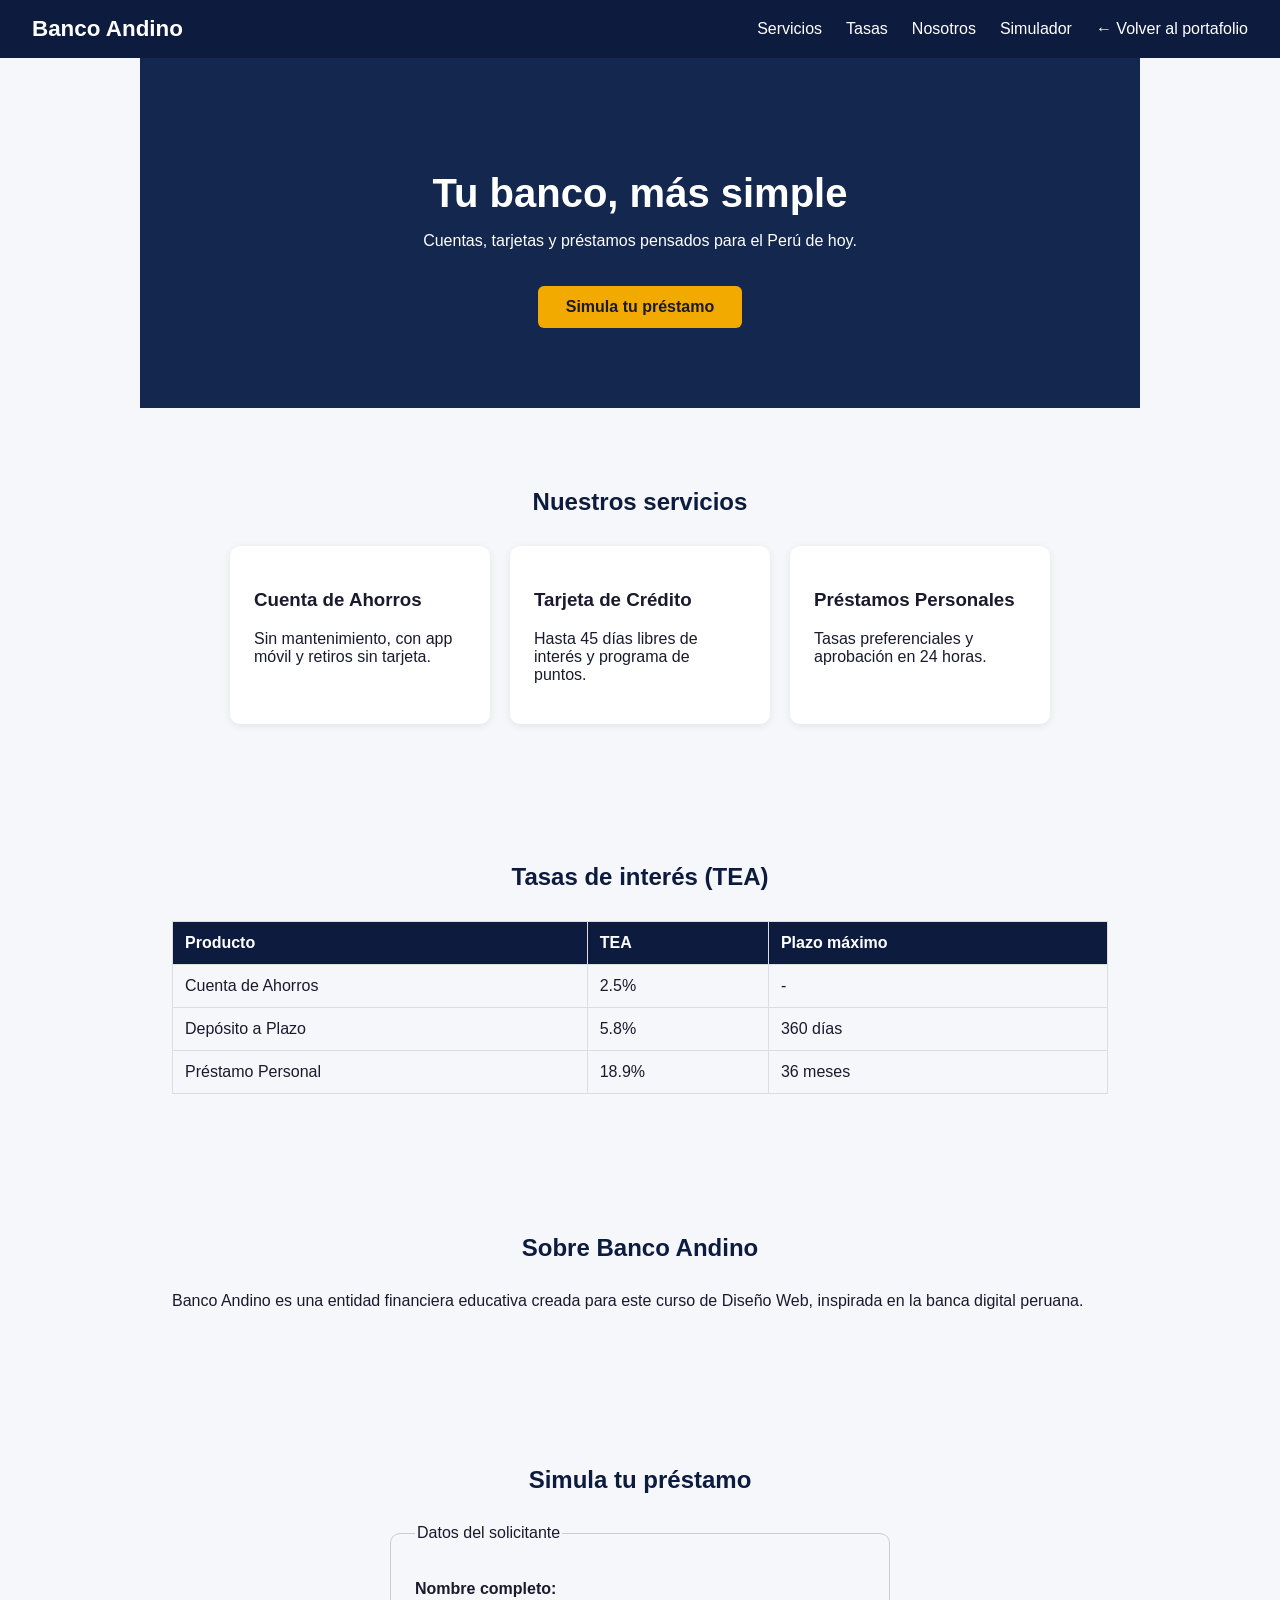
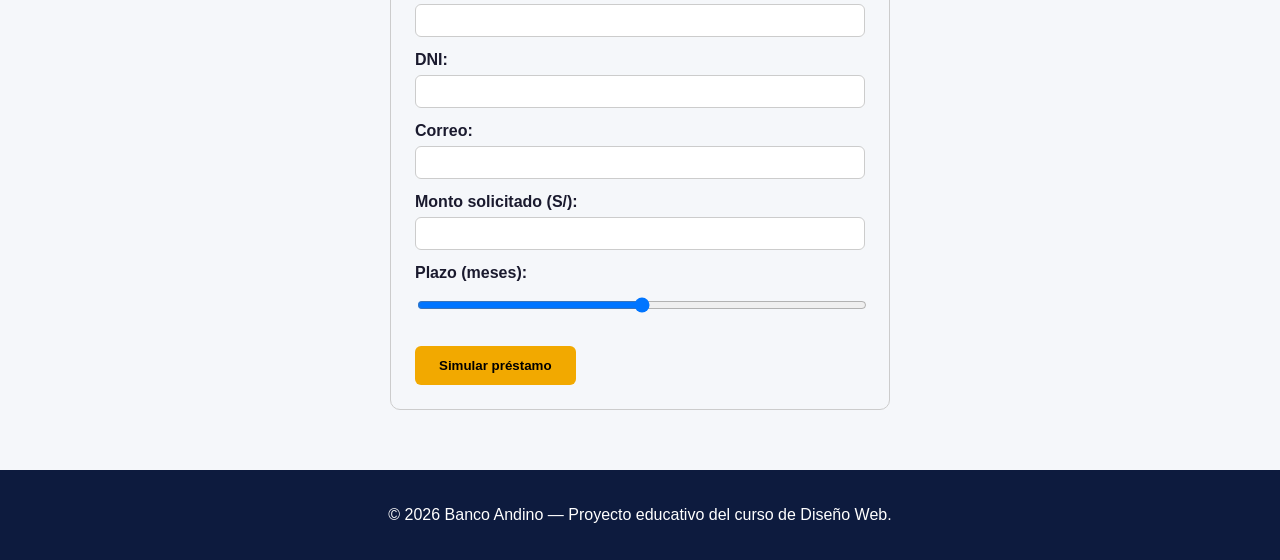
<file: html/banco.html>
<!DOCTYPE html>
<html lang="es">
<head>
    <meta charset="UTF-8">
    <meta name="viewport" content="width=device-width, initial-scale=1.0">
    <meta name="description" content="Banco Andino - Banca simple y confiable">
    <title>Banco Andino</title>
    <link rel="stylesheet" href="../css/banco.css">
</head>
<body>
    <header>
        <div class="logo">Banco Andino</div>
        <nav>
            <ul>
                <li><a href="#servicios">Servicios</a></li>
                <li><a href="#tasas">Tasas</a></li>
                <li><a href="#nosotros">Nosotros</a></li>
                <li><a href="#contacto">Simulador</a></li>
                <li><a href="portafolio.html">&leftarrow; Volver al portafolio</a></li>
            </ul>
        </nav>
    </header>

    <main>
        <section class="hero">
            <h1>Tu banco, más simple</h1>
            <p>Cuentas, tarjetas y préstamos pensados para el Perú de hoy.</p>
            <a href="#contacto" class="btn">Simula tu préstamo</a>
        </section>

        <section id="servicios">
            <h2>Nuestros servicios</h2>
            <div class="servicios-grid">
                <article class="servicio-card">
                    <h3>Cuenta de Ahorros</h3>
                    <p>Sin mantenimiento, con app móvil y retiros sin tarjeta.</p>
                </article>
                <article class="servicio-card">
                    <h3>Tarjeta de Crédito</h3>
                    <p>Hasta 45 días libres de interés y programa de puntos.</p>
                </article>
                <article class="servicio-card">
                    <h3>Préstamos Personales</h3>
                    <p>Tasas preferenciales y aprobación en 24 horas.</p>
                </article>
            </div>
        </section>

        <section id="tasas">
            <h2>Tasas de interés (TEA)</h2>
            <table>
                <thead>
                    <tr>
                        <th scope="col">Producto</th>
                        <th scope="col">TEA</th>
                        <th scope="col">Plazo máximo</th>
                    </tr>
                </thead>
                <tbody>
                    <tr>
                        <td>Cuenta de Ahorros</td>
                        <td>2.5%</td>
                        <td>-</td>
                    </tr>
                    <tr>
                        <td>Depósito a Plazo</td>
                        <td>5.8%</td>
                        <td>360 días</td>
                    </tr>
                    <tr>
                        <td>Préstamo Personal</td>
                        <td>18.9%</td>
                        <td>36 meses</td>
                    </tr>
                </tbody>
            </table>
        </section>

        <section id="nosotros">
            <h2>Sobre Banco Andino</h2>
            <p>Banco Andino es una entidad financiera educativa creada para este curso de Diseño Web, inspirada en la banca digital peruana.</p>
        </section>

        <section id="contacto">
            <h2>Simula tu préstamo</h2>
            <form>
                <fieldset>
                    <legend>Datos del solicitante</legend>

                    <label for="nombre">Nombre completo:</label>
                    <input type="text" id="nombre" name="nombre" required>

                    <label for="dni">DNI:</label>
                    <input type="text" id="dni" name="dni" pattern="[0-9]{8}" maxlength="8" required>

                    <label for="correo">Correo:</label>
                    <input type="email" id="correo" name="correo" required>

                    <label for="monto">Monto solicitado (S/):</label>
                    <input type="number" id="monto" name="monto" min="500" max="50000" step="100">

                    <label for="plazo">Plazo (meses):</label>
                    <input type="range" id="plazo" name="plazo" min="6" max="36">

                    <input type="submit" value="Simular préstamo">
                </fieldset>
            </form>
        </section>
    </main>

    <footer>
        <p>&copy; 2026 Banco Andino — Proyecto educativo del curso de Diseño Web.</p>
    </footer>
</body>
</html>
</file>
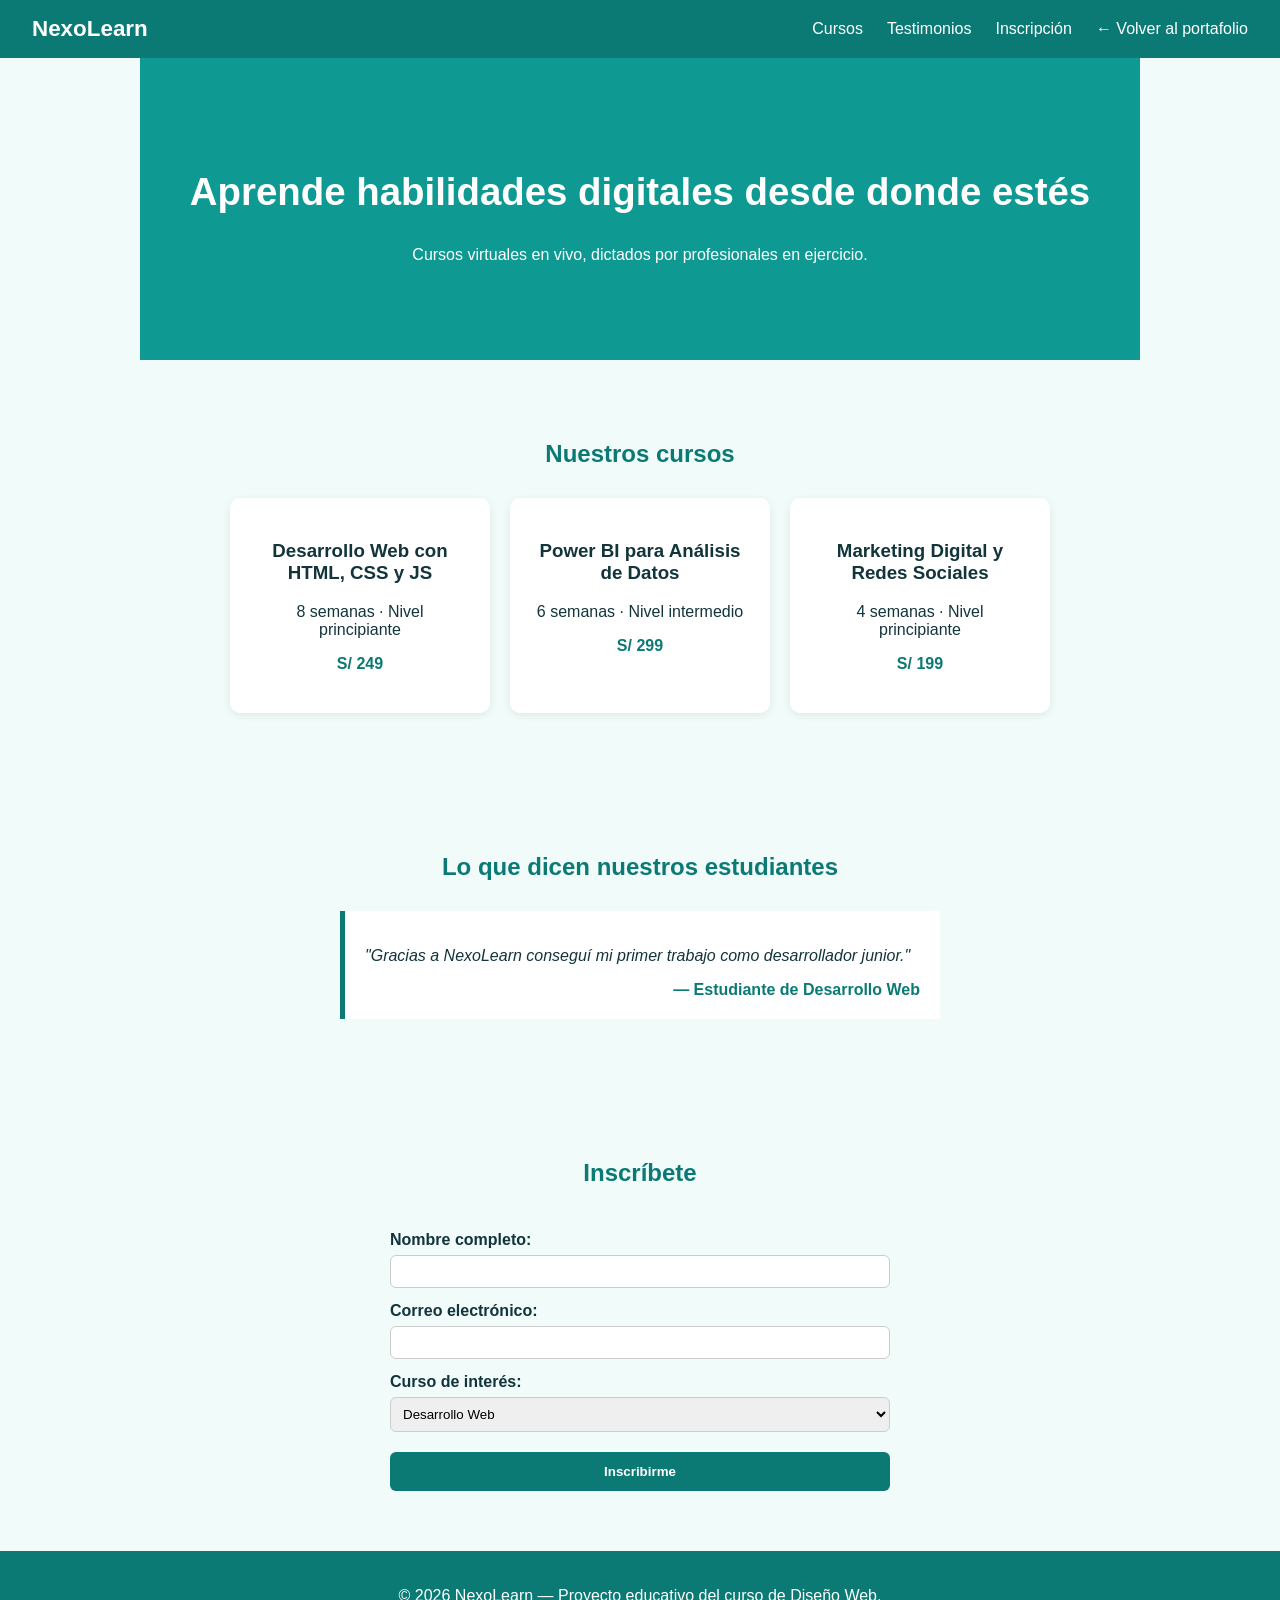
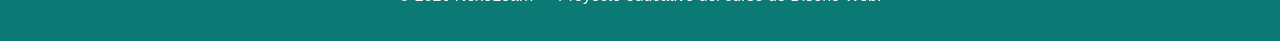
<file: html/capacitacion_virtual.html>
<!DOCTYPE html>
<html lang="es">
<head>
    <meta charset="UTF-8">
    <meta name="viewport" content="width=device-width, initial-scale=1.0">
    <meta name="description" content="NexoLearn - Capacitación y Cursos Virtuales">
    <title>NexoLearn - Capacitación Virtual</title>
    <link rel="stylesheet" href="../css/capacitacion_virtual.css">
</head>
<body>
    <header>
        <div class="logo">NexoLearn</div>
        <nav>
            <ul>
                <li><a href="#cursos">Cursos</a></li>
                <li><a href="#testimonios">Testimonios</a></li>
                <li><a href="#inscripcion">Inscripción</a></li>
                <li><a href="portafolio.html">&leftarrow; Volver al portafolio</a></li>
            </ul>
        </nav>
    </header>

    <main>
        <section class="hero">
            <h1>Aprende habilidades digitales desde donde estés</h1>
            <p>Cursos virtuales en vivo, dictados por profesionales en ejercicio.</p>
        </section>

        <section id="cursos">
            <h2>Nuestros cursos</h2>
            <div class="cursos-grid">

                <article class="curso-card">
                    <h3>Desarrollo Web con HTML, CSS y JS</h3>
                    <p>8 semanas · Nivel principiante</p>
                    <p class="precio">S/ 249</p>
                </article>

                <article class="curso-card">
                    <h3>Power BI para Análisis de Datos</h3>
                    <p>6 semanas · Nivel intermedio</p>
                    <p class="precio">S/ 299</p>
                </article>

                <article class="curso-card">
                    <h3>Marketing Digital y Redes Sociales</h3>
                    <p>4 semanas · Nivel principiante</p>
                    <p class="precio">S/ 199</p>
                </article>

            </div>
        </section>

        <section id="testimonios">
            <h2>Lo que dicen nuestros estudiantes</h2>
            <blockquote>
                <p>"Gracias a NexoLearn conseguí mi primer trabajo como desarrollador junior."</p>
                <cite>&mdash; Estudiante de Desarrollo Web</cite>
            </blockquote>
        </section>

        <section id="inscripcion">
            <h2>Inscríbete</h2>
            <form>
                <label for="nombre">Nombre completo:</label>
                <input type="text" id="nombre" name="nombre" required>

                <label for="correo">Correo electrónico:</label>
                <input type="email" id="correo" name="correo" required>

                <label for="curso">Curso de interés:</label>
                <select id="curso" name="curso">
                    <option value="web">Desarrollo Web</option>
                    <option value="bi">Power BI</option>
                    <option value="marketing">Marketing Digital</option>
                </select>

                <input type="submit" value="Inscribirme">
            </form>
        </section>
    </main>

    <footer>
        <p>&copy; 2026 NexoLearn &mdash; Proyecto educativo del curso de Diseño Web.</p>
    </footer>
</body>
</html>
</file>
<file: css/banco.css>
* { box-sizing: border-box; }

body {
  font-family: 'Segoe UI', Arial, sans-serif;
  margin: 0;
  color: #1a1a2e;
  background-color: #f5f7fa;
}

header {
  display: flex;
  justify-content: space-between;
  align-items: center;
  background-color: #0d1b3e;
  color: white;
  padding: 16px 32px;
}

.logo { font-size: 1.4rem; font-weight: bold; }

header nav ul {
  list-style: none;
  display: flex;
  gap: 24px;
  margin: 0;
  padding: 0;
}

header nav a { color: white; text-decoration: none; }
header nav a:hover { text-decoration: underline; }

.hero {
  background-color: #14274e;
  color: white;
  text-align: center;
  padding: 80px 20px;
}

.hero h1 { font-size: 2.5rem; margin-bottom: 10px; }

.btn {
  display: inline-block;
  margin-top: 20px;
  padding: 12px 28px;
  background-color: #f2a900;
  color: #1a1a2e;
  border-radius: 6px;
  text-decoration: none;
  font-weight: bold;
}

section { padding: 60px 32px; max-width: 1000px; margin: 0 auto; }
h2 { color: #0d1b3e; text-align: center; margin-bottom: 30px; }

.servicios-grid { display: flex; flex-wrap: wrap; gap: 20px; justify-content: center; }

.servicio-card {
  background-color: white;
  border-radius: 10px;
  padding: 24px;
  width: 260px;
  box-shadow: 0 2px 8px rgba(0, 0, 0, 0.08);
}

table { width: 100%; border-collapse: collapse; }
th, td { padding: 12px; border: 1px solid #ddd; text-align: left; }
th { background-color: #0d1b3e; color: white; }

form fieldset {
  border: 1px solid #ccc;
  border-radius: 10px;
  padding: 24px;
  max-width: 500px;
  margin: 0 auto;
}

form label { display: block; margin-top: 14px; font-weight: bold; }

form input {
  width: 100%;
  padding: 8px;
  margin-top: 6px;
  border-radius: 6px;
  border: 1px solid #ccc;
}

form input[type="submit"] {
  margin-top: 20px;
  width: auto;
  background-color: #f2a900;
  border: none;
  padding: 12px 24px;
  font-weight: bold;
  cursor: pointer;
  border-radius: 6px;
}

footer { background-color: #0d1b3e; color: white; text-align: center; padding: 20px; }
</file>
<file: css/capacitacion_virtual.css>
* { box-sizing: border-box; }

body {
  font-family: 'Segoe UI', Arial, sans-serif;
  margin: 0;
  background-color: #f0fbfa;
  color: #12343b;
}

header {
  display: flex;
  justify-content: space-between;
  align-items: center;
  background-color: #0b7a75;
  color: white;
  padding: 16px 32px;
}

.logo { font-size: 1.4rem; font-weight: bold; }

header nav ul {
  list-style: none;
  display: flex;
  gap: 24px;
  margin: 0;
  padding: 0;
}

header nav a { color: white; text-decoration: none; }
header nav a:hover { text-decoration: underline; }

.hero {
  background-color: #0e9a92;
  color: white;
  text-align: center;
  padding: 80px 20px;
}

.hero h1 { font-size: 2.4rem; }

section { padding: 60px 32px; max-width: 1000px; margin: 0 auto; }
h2 { text-align: center; color: #0b7a75; margin-bottom: 30px; }

.cursos-grid { display: flex; flex-wrap: wrap; gap: 20px; justify-content: center; }

.curso-card {
  background-color: white;
  border-radius: 10px;
  padding: 24px;
  width: 260px;
  text-align: center;
  box-shadow: 0 2px 8px rgba(0, 0, 0, 0.08);
}

.precio { font-weight: bold; color: #0b7a75; }

blockquote {
  background-color: white;
  border-left: 5px solid #0b7a75;
  padding: 20px;
  font-style: italic;
  max-width: 600px;
  margin: 0 auto;
}

blockquote cite {
  display: block;
  margin-top: 10px;
  font-style: normal;
  font-weight: bold;
  color: #0b7a75;
  text-align: right;
}

form { max-width: 500px; margin: 0 auto; display: flex; flex-direction: column; }
form label { margin-top: 14px; font-weight: bold; }

form input, form select {
  padding: 8px;
  margin-top: 6px;
  border-radius: 6px;
  border: 1px solid #ccc;
}

form input[type="submit"] {
  margin-top: 20px;
  background-color: #0b7a75;
  color: white;
  border: none;
  padding: 12px;
  border-radius: 6px;
  font-weight: bold;
  cursor: pointer;
}

footer { background-color: #0b7a75; color: white; text-align: center; padding: 20px; }
</file>
